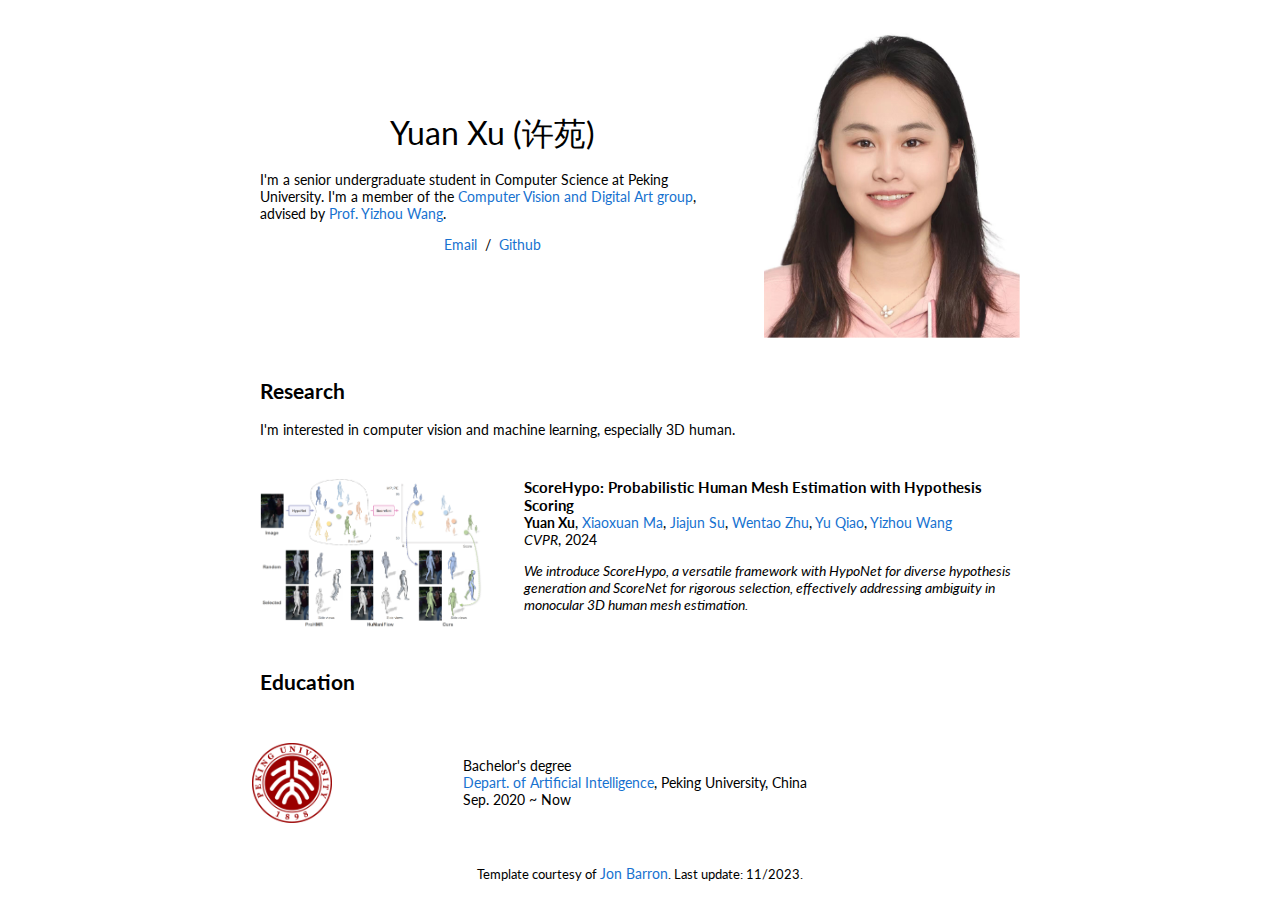
<file: index.html>
<!DOCTYPE HTML PUBLIC "-//W3C//DTD HTML 4.01 Transitional//EN">
<html lang="en"><head><meta name="generator" content="HTML Tidy for Linux/x86 (vers 11 February 2007), see www.w3.org">
  <link rel="stylesheet" type="text/css" href="stylesheet.css">
  <link rel="icon" type="image/png" href="seal_icon.png">
  <script type="text/javascript" src="js/hidebib.js"></script>
  <title>Yuan Xu</title>
  <meta name="Yuan Xu's Homepage"http-equiv="Content-Type" content="Yuan Xu's Homepage">

  <link href='https://fonts.googleapis.com/css?family=Lato:400,700,400italic,700italic' rel='stylesheet' type='text/css'>
  <script src='https://www.google.com/recaptcha/api.js'></script>
<script>
    (function(i,s,o,g,r,a,m){i['GoogleAnalyticsObject']=r;i[r]=i[r]//function(){
    (i[r].q=i[r].q//[]).push(arguments)},i[r].l=1*new Date();a=s.createElement(o),
    m=s.getElementsByTagName(o)[0];a.async=1;a.src=g;m.parentNode.insertBefore(a,m)
    })(window,document,'script','//www.google-analytics.com/analytics.js','ga');
    ga('create', 'UA-41102261-2', 'auto');
    ga('send', 'pageview');
</script>
</head>

<body>
  <table style="width:100%;max-width:800px;border:0px;border-spacing:0px;border-collapse:separate;margin-right:auto;margin-left:auto;"><tbody>
    <tr style="padding:0px">
      <td style="padding:0px">
        <table style="width:100%;border:0px;border-spacing:0px;border-collapse:separate;margin-right:auto;margin-left:auto;"><tbody>
          <tr style="padding:0px">
            <td style="padding:2.5%;width:63%;vertical-align:middle">
              <p style="text-align:center">
                <name>Yuan Xu (许苑)</name>
              </p>
              <p>I'm a senior undergraduate student in Computer Science at Peking University. I'm a member of the <a href="http://cfcs.pku.edu.cn/research/research_labs/238405.htm", target="_blank">Computer Vision and Digital Art group</a>, advised by <a href="https://cfcs.pku.edu.cn/english/people/faculty/yizhouwang/index.htm", target="_blank">Prof. Yizhou Wang</a>. 
              </p>
              <p style="text-align:center">
                <a href="xuyuan@stu.pku.edu.cn">Email</a> &nbsp/&nbsp
                <a href="https://github.com/xy02-05", target="_blank">Github</a>
              </p>
            </td>
            <td style="padding:2.5%;width:40%;max-width:40%">
              <a href="images/me/xy.png"><img style="width:100%;max-width:100%" alt="profile photo" src="images/me/xy.png" class="hoverZoomLink"></a>
            </td>
          </tr>
        </tbody></table>

        <!-- Research -->
        <table width="100%" align="center" border="0" cellspacing="0" cellpadding="20">
          <tr><td>
            <h2>Research</h2>
            <p align="justify">I'm interested in computer vision and machine learning, especially 3D human. </p>
          </td></tr>
        </table>
        <table style="width:100%;border:0px;border-spacing:0px;border-collapse:separate;margin-right:auto;margin-left:auto;" cellspacing="0" cellpadding="20">

          <tr>
            <td width="33%" valign="top"><a href="images/cvpr24.png"><img src="images/cvpr24.png" width="100%" style="border-style: none"></a>
            <td width="67%" valign="top">
              <p>
              <heading>ScoreHypo: Probabilistic Human Mesh Estimation with Hypothesis Scoring</heading></a>
              <br>
              <strong>Yuan Xu</strong>,
              <a href="https://shirleymaxx.github.io", target="_blank">Xiaoxuan Ma</a>,
              <a href="https://scholar.google.com/citations?user=DoUvUz4AAAAJ&hl=zh-CN", target="_blank">Jiajun Su</a>, 
              <a href="https://wentao.live/", target="_blank">Wentao Zhu</a>,
              <a href="http://www.pami.sjtu.edu.cn/yuqiao", target="_blank">Yu Qiao</a>, 
              <a href="https://cfcs.pku.edu.cn/english/people/faculty/yizhouwang/index.htm", target="_blank">Yizhou Wang</a>
              <br>
              <em>CVPR</em>, 2024
              <br></p>
              <div class="paper" id="Scoring">
                <!--
                <a href="javascript:toggleblock('MotionBERT_abs')">abstract</a> /
                <a href="https://openaccess.thecvf.com/content/ICCV2023/papers/Zhu_MotionBERT_A_Unified_Perspective_on_Learning_Human_Motion_Representations_ICCV_2023_paper.pdf", target="_blank">paper</a> /
                <a href="https://arxiv.org/abs/2210.06551.pdf", target="_blank">arixv</a> /
                <a href="https://github.com/Walter0807/MotionBERT/", target="_blank">code</a> /
                <a href="https://motionbert.github.io/", target="_blank">project page</a> /
                <a shape="rect" href="javascript:togglebib('MotionBERT')" class="togglebib">bibtex</a>
                -->
                <p align="justify"> <i id="Scoring_abs">Monocular 3D human mesh estimation is an ill-posed problem, characterized by inherent ambiguity and occlusion. While recent probabilistic methods propose generating multiple solutions, little attention is paid to obtaining high-quality estimates from them. To address this limitation, we introduce a versatile framework by first leveraging our novel \textbf{HypoNet} to generate multiple hypotheses, followed by employing a meticulously designed scorer, \textbf{ScoreNet}, to evaluate and select high-quality estimates. Our framework formulates the estimation process as a reverse denoising process, where HypoNet produces a diverse set of plausible estimates that effectively align with the image cues. Subsequently, ScoreNet is employed to rigorously evaluate and rank these estimates based on their quality and finally identify superior ones. Experimental results demonstrate that HypoNet outperforms existing state-of-the-art probabilistic methods as a multi-hypothesis mesh estimator. Moreover, the estimates selected by ScoreNet significantly outperform random generation or simple averaging. Notably, the trained ScoreNet exhibits generalizability, as it can effectively score existing methods and significantly reduce their errors by more than 16mm. Code and models will be publicly released. </p>
                <!--<pre xml:space="preserve">@InProceedings{Zhu_2023_ICCV,
    author    = {Zhu, Wentao and Ma, Xiaoxuan and Liu, Zhaoyang and Liu, Libin and Wu, Wayne and Wang, Yizhou},
    title     = {MotionBERT: A Unified Perspective on Learning Human Motion Representations},
    booktitle = {Proceedings of the IEEE/CVF International Conference on Computer Vision (ICCV)},
    month     = {October},
    year      = {2023},
    pages     = {15085-15099}
}</pre> -->
                <p>
                  We introduce ScoreHypo, a versatile framework with HypoNet for diverse hypothesis generation and ScoreNet for rigorous selection, effectively addressing ambiguity in monocular 3D human mesh estimation.
                </p>
              </div>
            </td>
          </tr>  
          

        </table>


        <!-- Education -->
        <table width="100%" align="center" border="0" cellspacing="0" cellpadding="20">
          <tr><td>
            <h2>Education</h2>
          </td></tr>
        </table>
        <table width="100%" align="center" border="0" cellpadding="20"><tbody>
          <tr>
            <td style="padding:10px;width:25%;vertical-align:middle">
              <img src="images/me/pku.png" alt="eth" width="80" height="80">
            </td>
            <td width="75%" valign="center">
              Bachelor's degree
              <br>
              <a href="https://eecs.pku.edu.cn/", target="_blank">Depart. of Artificial Intelligence</a>, Peking University, China
              <br>
              Sep. 2020 ~ Now
              <br>
            </td>
          </tr>
					
					
        <table style="width:100%;border:0px;border-spacing:0px;border-collapse:separate;margin-right:auto;margin-left:auto;"><tbody>
          <tr>
            <td style="padding:0px">
              <br>
              <p style="text-align:center;font-size:small;">
                Template courtesy of <a href="https://jonbarron.info/", target="_blank">Jon Barron</a>. Last update: 11/2023.
              </p>
            </td>
          </tr>
        </tbody></table>
      </td>
    </tr>
  </table>

<script xml:space="preserve" language="JavaScript">
hideallbibs();
</script>

<script xml:space="preserve" language="JavaScript">
hideblock('Scoring_abs');
</script>

</body>

</html>
</file>
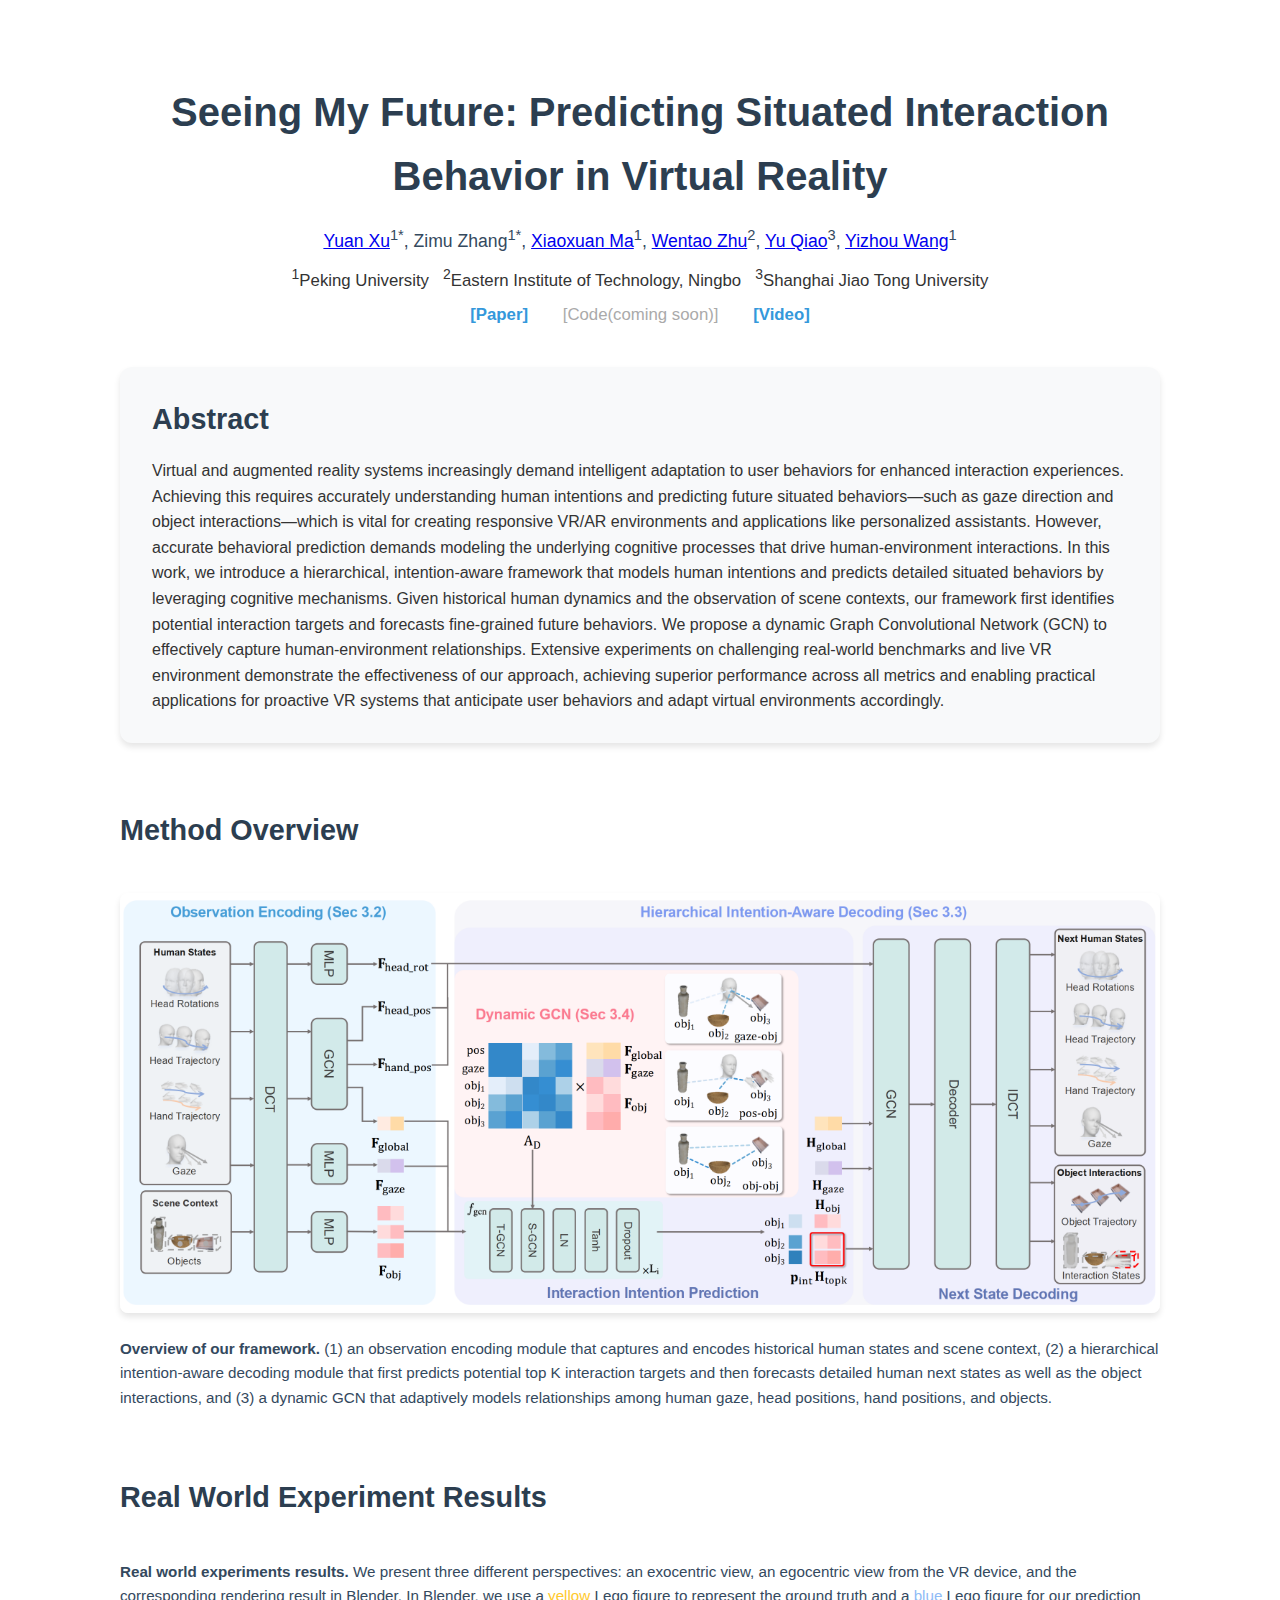
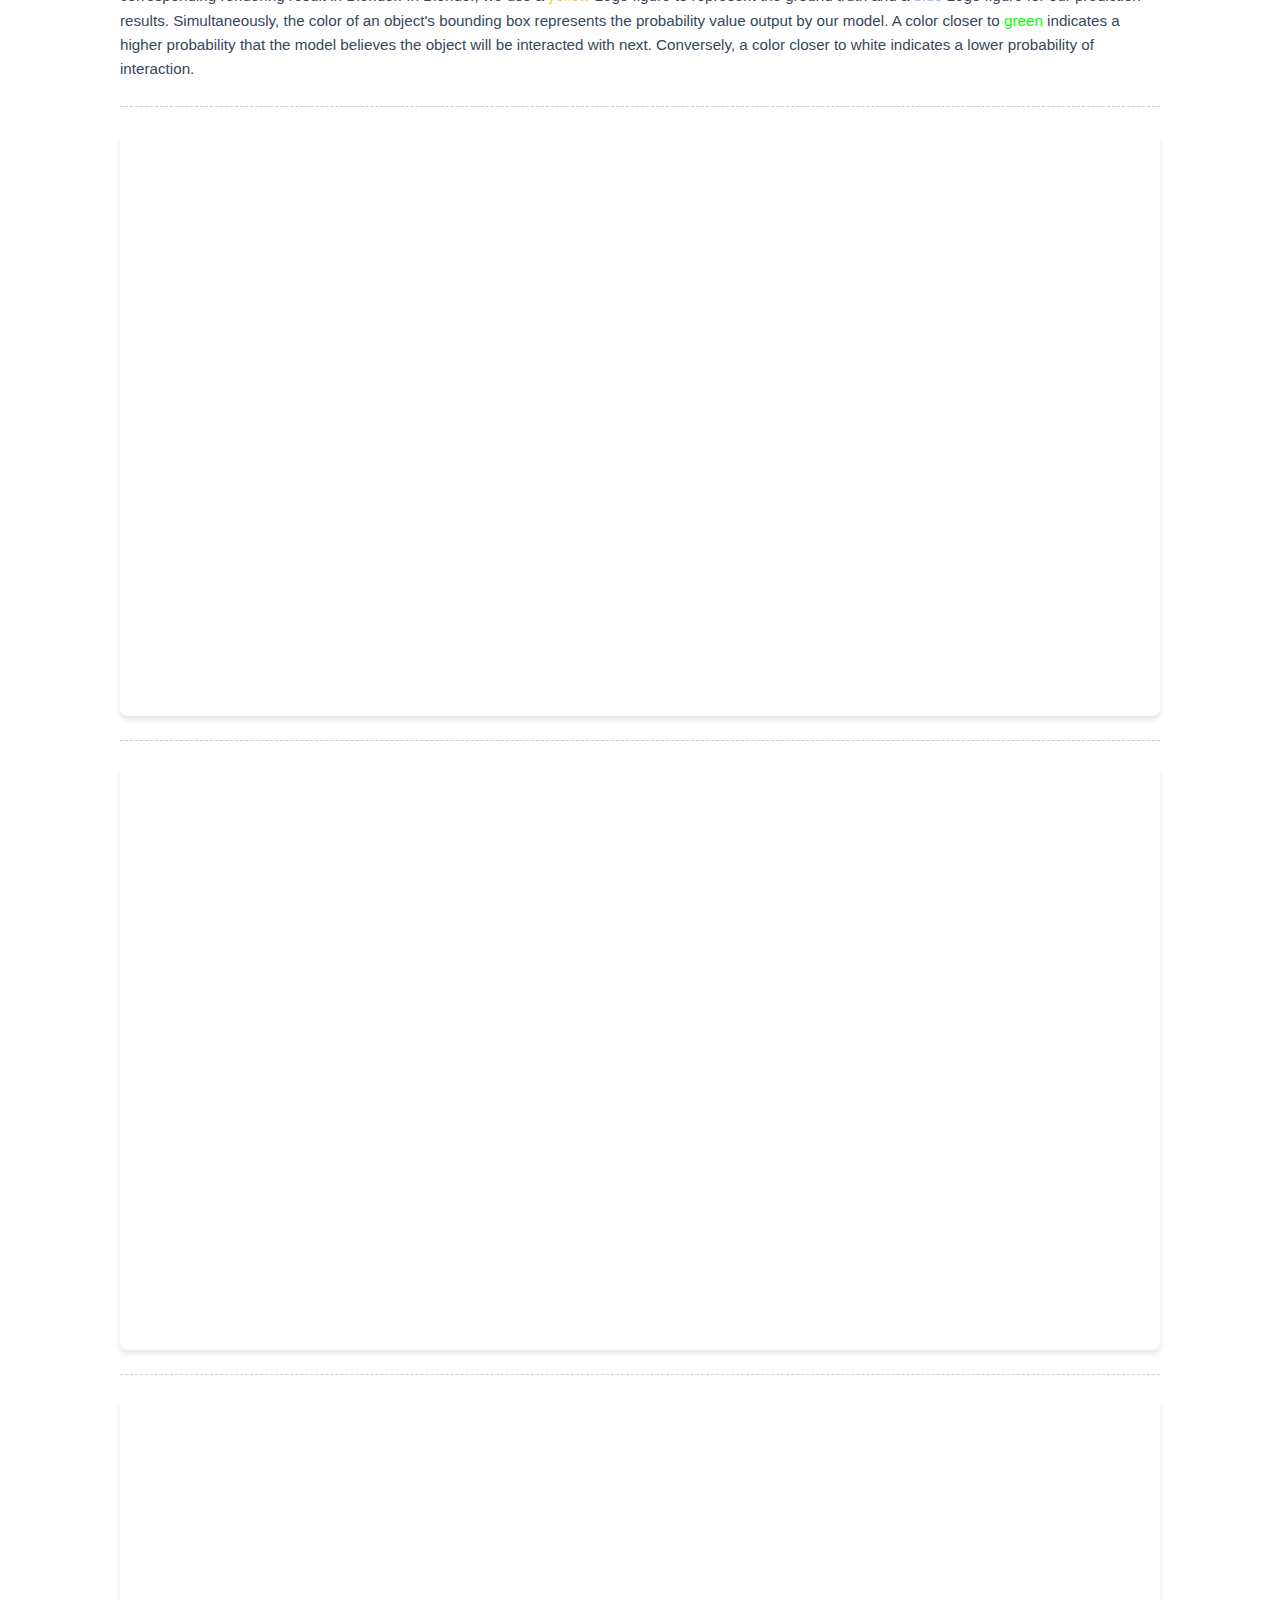
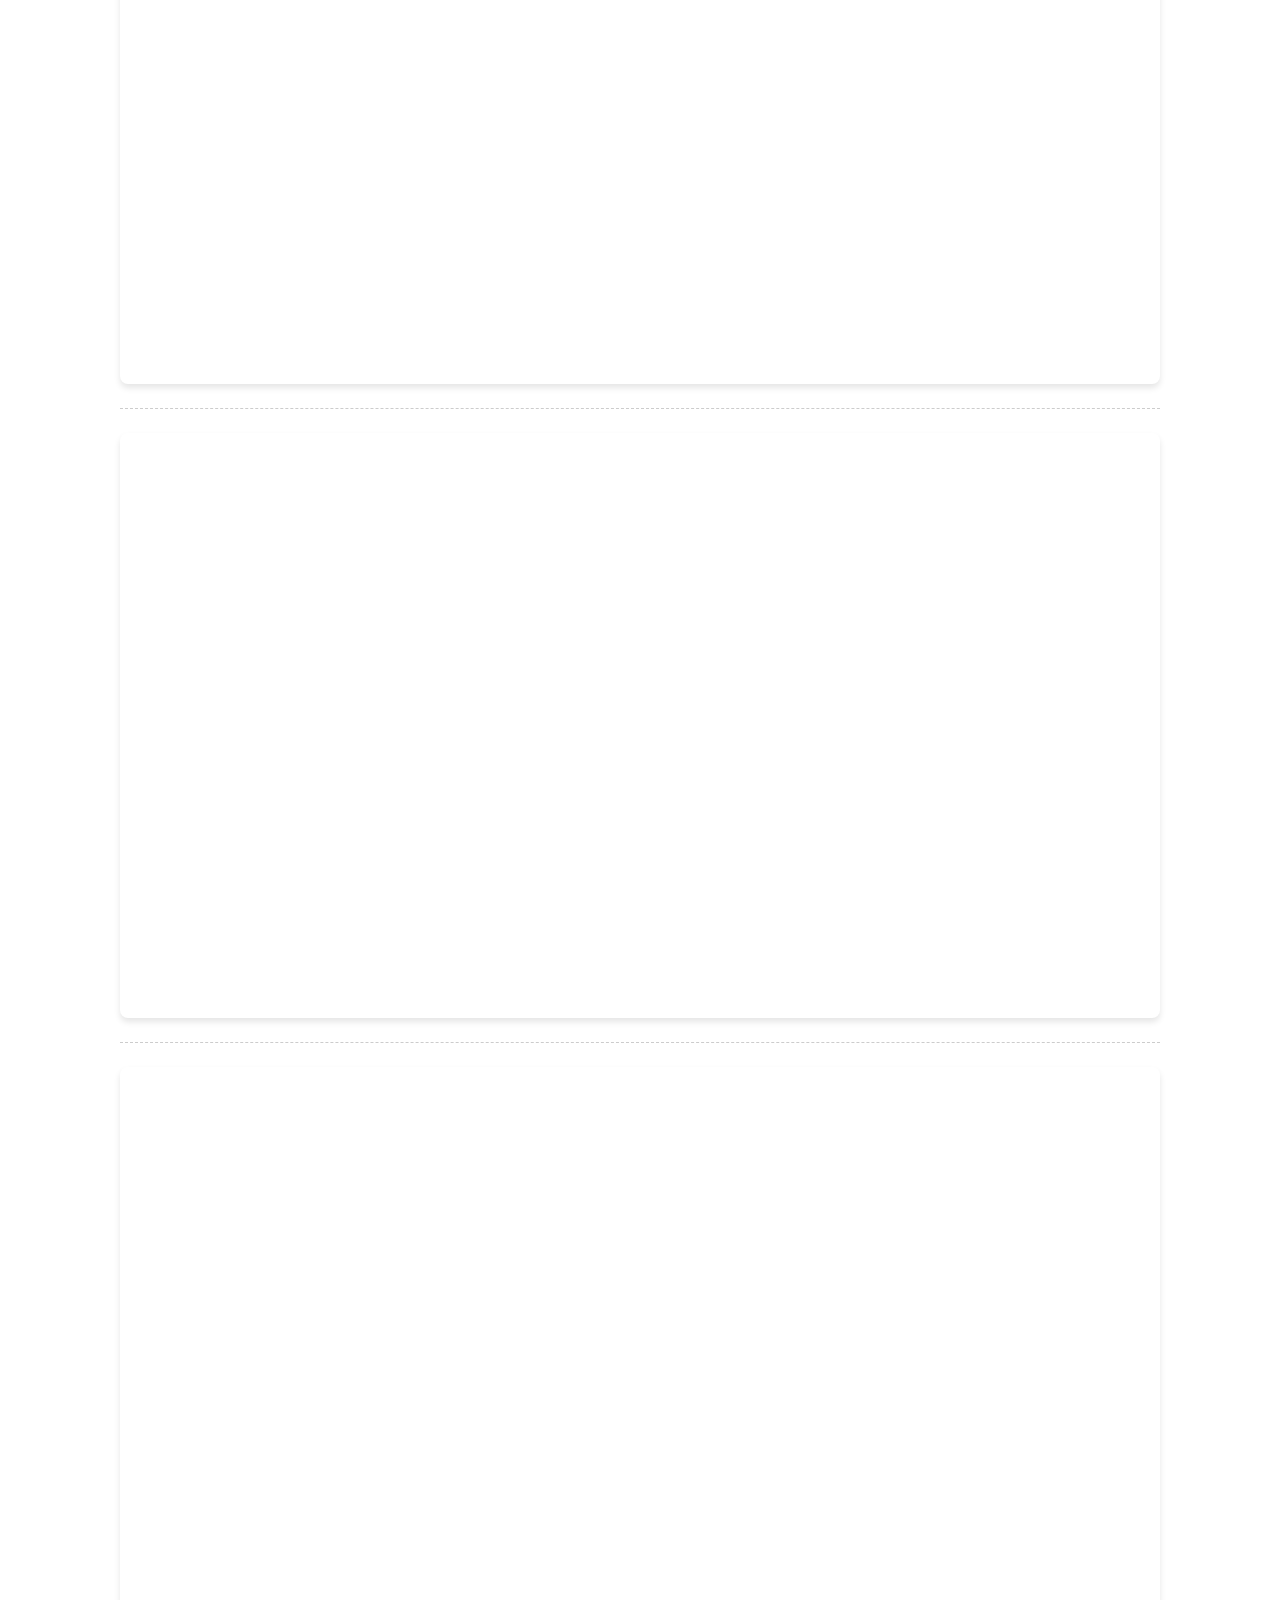
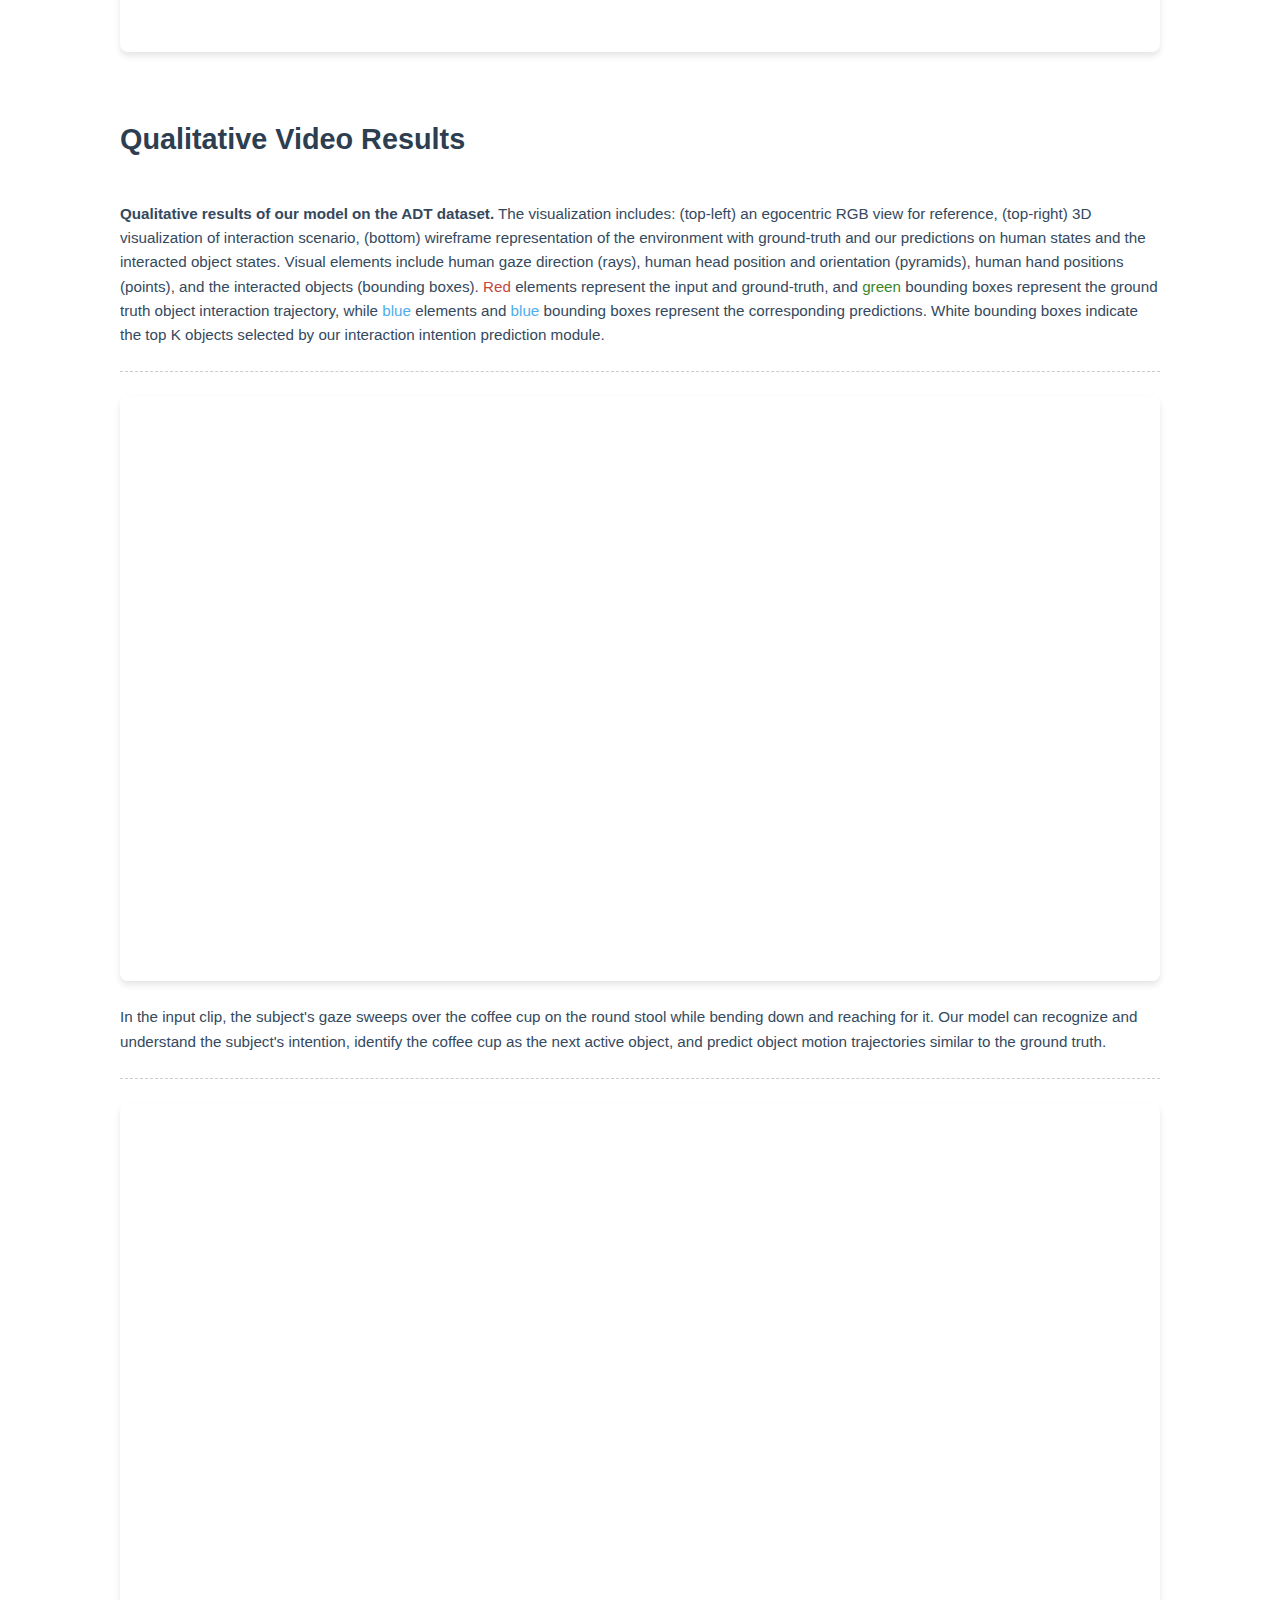
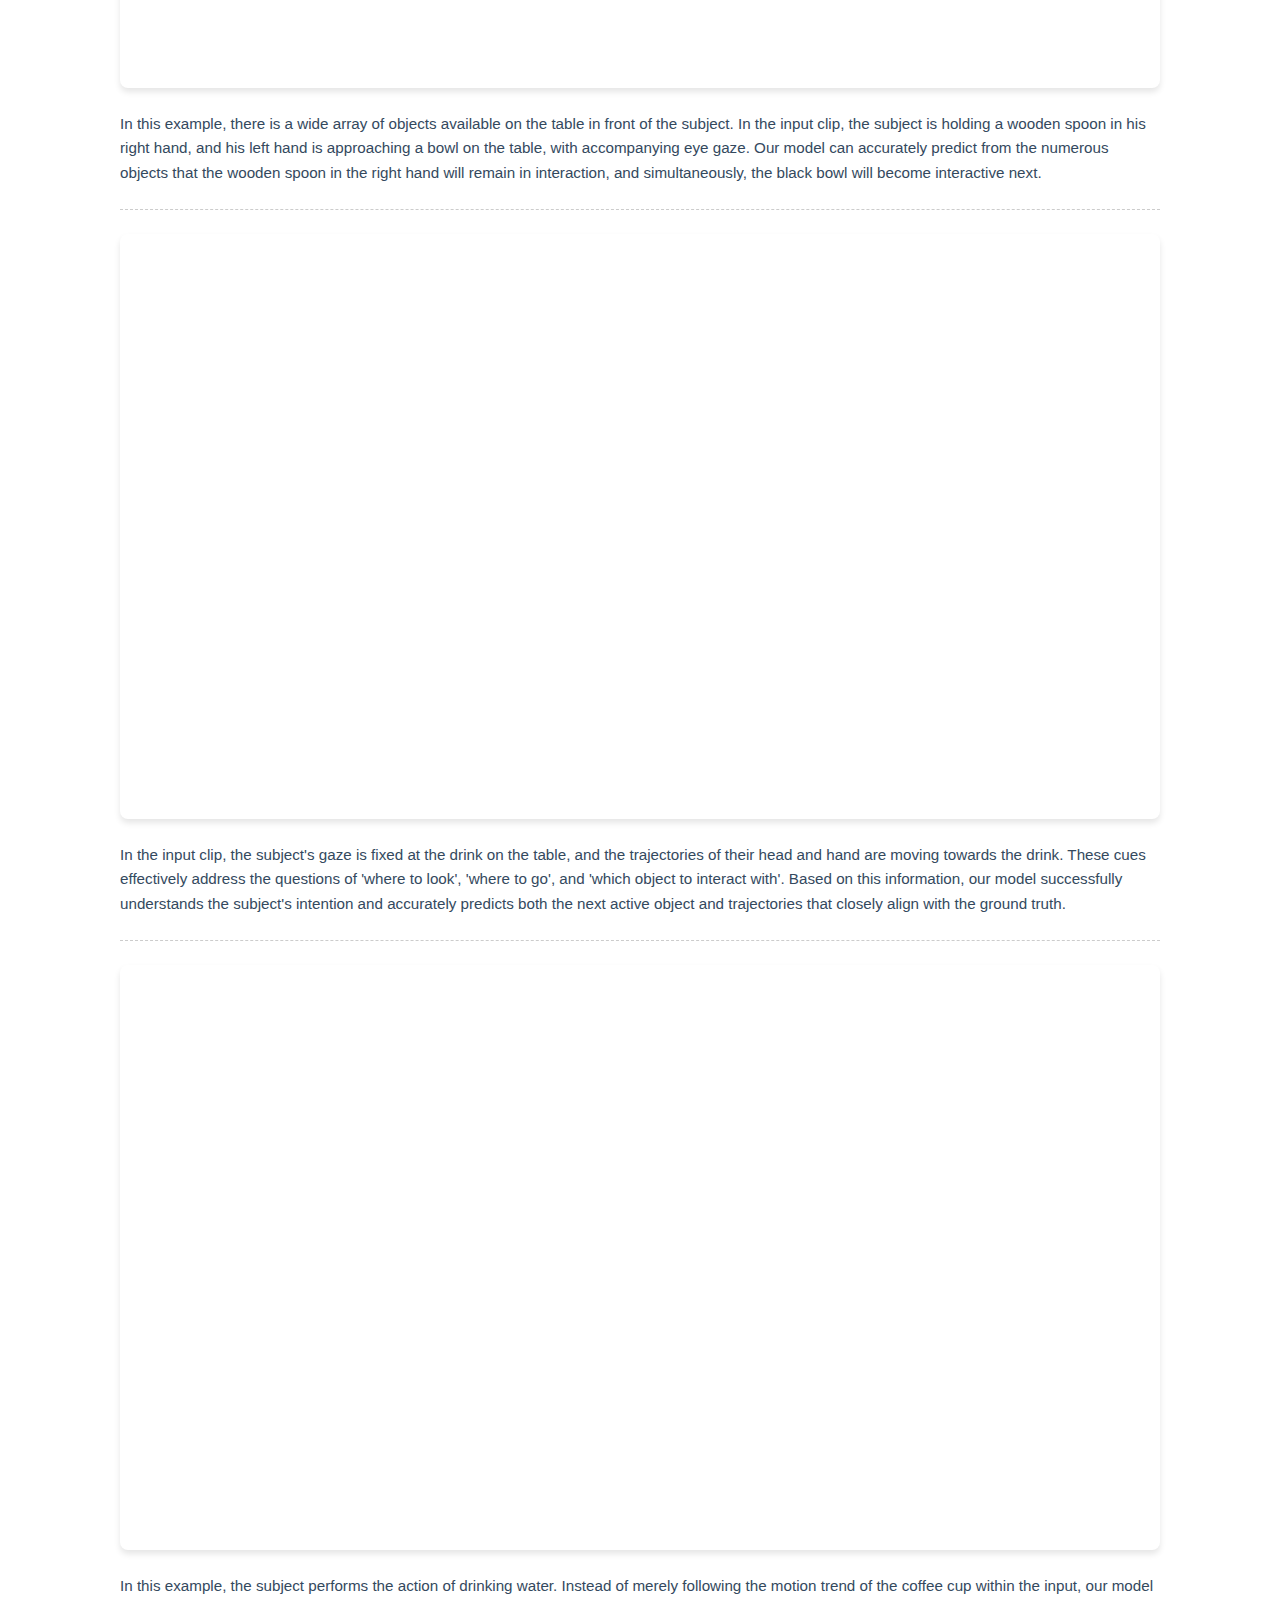
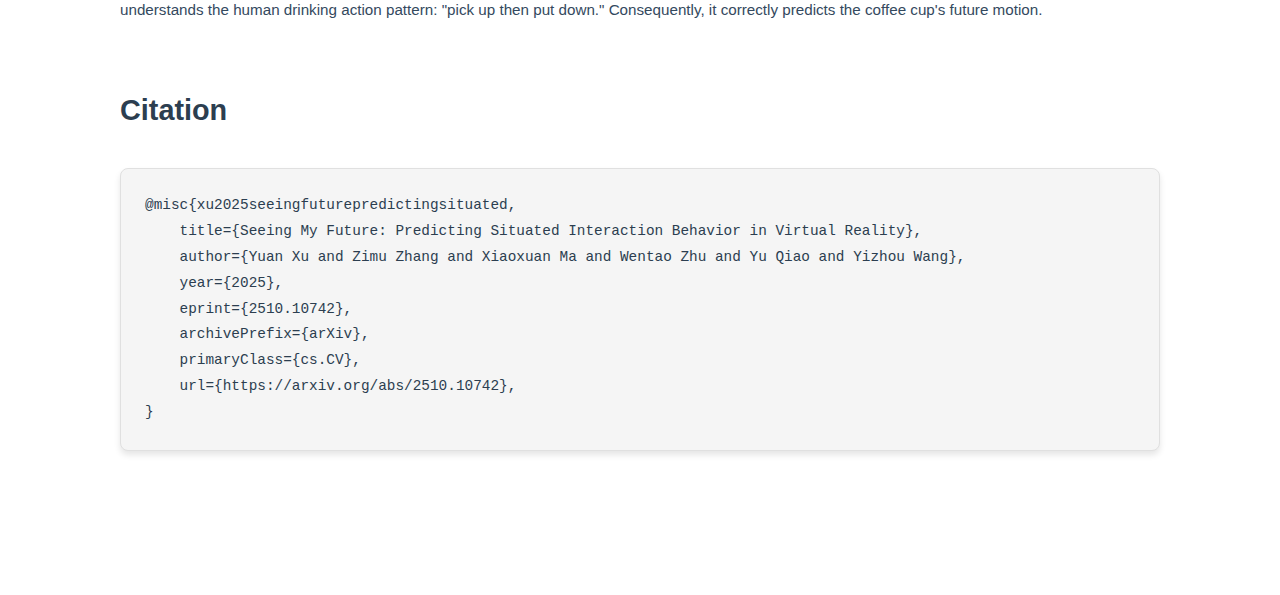
<file: Seeing_My_Future/index.html>
<!DOCTYPE html>
<html lang="en">
<head>
    <meta charset="UTF-8">
    <meta name="viewport" content="width=device-width, initial-scale=1.0">
    <title>Seeing My Future: Predicting Situated Interaction Behavior in Virtual Reality</title>
    <link rel="stylesheet" href="styles.css">
</head>
<body>
    <div class="container">
        <header>
            <h1>Seeing My Future: Predicting Situated Interaction Behavior in Virtual Reality</h1>
            <p class="paper-id" style="text-align: center; margin-bottom: 0; font-size: 1.1em;">
                <a href="https://xy02-05.github.io/" target="_blank">Yuan Xu</a><sup>1*</sup>, 
                Zimu Zhang<sup>1*</sup>, 
                <a href="https://shirleymaxx.github.io/" target="_blank">Xiaoxuan Ma</a><sup>1</sup>, 
                <a href="https://wentao.live/" target="_blank">Wentao Zhu</a><sup>2</sup>, 
                <a href="http://www.pami.sjtu.edu.cn/yuqiao" target="_blank">Yu Qiao</a><sup>3</sup>, 
                <a href="https://cfcs.pku.edu.cn/english/people/faculty/yizhouwang/index.htm" target="_blank">Yizhou Wang</a><sup>1</sup>
            </p>
            <p class="paper-affiliation" style="text-align: center; font-size: 1.05em; margin-top: 8px; margin-bottom: 0;">
                <sup>1</sup>Peking University &nbsp; 
                <sup>2</sup>Eastern Institute of Technology, Ningbo &nbsp;
                <sup>3</sup>Shanghai Jiao Tong University
            </p>
        </header>

        <div class="links-container" style="text-align: center; margin-top: -5px; margin-bottom: 38px;">
            <a href="https://arxiv.org/pdf/2510.10742" target="_blank" style="font-size: 1.05em; color: #3498db; margin: 0 15px; text-decoration: none; transition: color 0.3s ease;">
                <strong>[Paper]</strong>
            </a>
            <span style="font-size: 1.05em; color: #aaa; margin: 0 15px;">
                [Code(coming soon)]
            </span>
            <a href="https://youtu.be/F6nlxRoq1W8" target="_blank" style="font-size: 1.05em; color: #3498db; margin: 0 15px; text-decoration: none; transition: color 0.3s ease;">
                <strong>[Video]</strong>
            </a>
        </div>

        <section class="abstract">
            <h2>Abstract</h2>
            <p>Virtual and augmented reality systems increasingly demand intelligent adaptation to user behaviors for enhanced interaction experiences. Achieving this requires accurately understanding human intentions and predicting future situated behaviors—such as gaze direction and object interactions—which is vital for creating responsive VR/AR environments and applications like personalized assistants. However, accurate behavioral prediction demands modeling the underlying cognitive processes that drive human-environment interactions. In this work, we introduce a hierarchical, intention-aware framework that models human intentions and predicts detailed situated behaviors by leveraging cognitive mechanisms. Given historical human dynamics and the observation of scene contexts, our framework first identifies potential interaction targets and forecasts fine-grained future behaviors. We propose a dynamic Graph Convolutional Network (GCN) to effectively capture human-environment relationships. Extensive experiments on challenging real-world benchmarks and live VR environment demonstrate the effectiveness of our approach, achieving superior performance across all metrics and enabling practical applications for proactive VR systems that anticipate user behaviors and adapt virtual environments accordingly.</p>
        </section>

        <section class="pipeline">
            <h2>Method Overview</h2>
            <figure>
                <img src="images/pipeline.png" alt="Method Pipeline" class="pipeline-image">
                <figcaption class="text-left">
                    <strong>Overview of our framework.</strong> (1) an observation encoding module that captures and encodes historical human states and scene context, (2) a hierarchical intention-aware decoding module that first predicts potential top K interaction targets and then forecasts detailed human next states as well as the object interactions, and (3) a dynamic GCN that adaptively models relationships among human gaze, head positions, hand positions, and objects.
                </figcaption>
            </figure>
        </section>

        <section class="results">
            <h2>Real World Experiment Results</h2>
            <div class="video-grid">
                <p class="video-caption">
                    <strong>Real world experiments results.</strong> We present three different perspectives: an exocentric view, an egocentric view from the VR device, and the corresponding rendering result in Blender. In Blender, we use a <span style="color: #ffc92d">yellow</span> Lego figure to represent the ground truth and a <span style="color: #8fbbf6">blue</span> Lego figure for our prediction results. Simultaneously, the color of an object's bounding box represents the probability value output by our model. A color closer to <span style="color: #00ff00">green</span> indicates a higher probability that the model believes the object will be interacted with next. Conversely, a color closer to white indicates a lower probability of interaction.
                </p>
                <hr>
                <video autoplay loop muted playsinline>
                    <source src="videos/realworldvideos1.mp4" type="video/mp4">
                </video>
                <hr>
                <video autoplay loop muted playsinline>
                    <source src="videos/realworldvideos2.mp4" type="video/mp4">
                </video>
                <hr>
                <video autoplay loop muted playsinline>
                    <source src="videos/realworldvideos3.mp4" type="video/mp4">
                </video>
                <hr>
                <video autoplay loop muted playsinline>
                    <source src="videos/realworldvideos4.mp4" type="video/mp4">
                </video>
                <hr>
                <video autoplay loop muted playsinline>
                    <source src="videos/realworldvideos5.mp4" type="video/mp4">
                </video>
            </div>
        </section>

        <section class="results">
            <h2>Qualitative Video Results</h2>
            <div class="video-grid">
                <p class="video-caption">
                    <strong>Qualitative results of our model on the ADT dataset.</strong> The visualization includes: (top-left) an egocentric RGB view for reference, (top-right) 3D visualization of interaction scenario, (bottom) wireframe representation of the environment with ground-truth and our predictions on human states and the interacted object states. Visual elements include human gaze direction (rays), human head position and orientation (pyramids), human hand positions (points), and the interacted objects (bounding boxes). <span style="color: #c04842">Red</span> elements represent the input and ground-truth, and <span style="color: #3b852b">green</span> bounding boxes represent the ground truth object interaction trajectory, while <span style="color: #4fadea">blue</span> elements and <span style="color: #4fadea">blue</span> bounding boxes represent the corresponding predictions. White bounding boxes indicate the top K objects selected by our interaction intention prediction module.
                </p>
                <hr>
                <video autoplay loop muted playsinline>
                    <source src="videos/video1.mp4" type="video/mp4">
                </video>
                <p class="video-caption">
                    In the input clip, the subject's gaze sweeps over the coffee cup on the round stool while bending down and reaching for it. Our model can recognize and understand the subject's intention, identify the coffee cup as the next active object, and predict object motion trajectories similar to the ground truth.
                </p>
                <hr>
                <video autoplay loop muted playsinline>
                    <source src="videos/video2.mp4" type="video/mp4">
                </video>
                <p class="video-caption">
                    In this example, there is a wide array of objects available on the table in front of the subject.  In the input clip, the subject is holding a wooden spoon in his right hand, and his left hand is approaching a bowl on the table, with accompanying eye gaze. Our model can accurately predict from the numerous objects that the wooden spoon in the right hand will remain in interaction, and simultaneously, the black bowl will become interactive next.
                </p>
                <hr>
                <video autoplay loop muted playsinline>
                    <source src="videos/video3.mp4" type="video/mp4">
                </video>
                <p class="video-caption">
                    In the input clip, the subject's gaze is fixed at the drink on the table, and the trajectories of their head and hand are moving towards the drink. These cues effectively address the questions of 'where to look', 'where to go', and 'which object to interact with'. Based on this information, our model successfully understands the subject's intention and accurately predicts both the next active object and trajectories that closely align with the ground truth.
                </p>
                <hr>
                <video autoplay loop muted playsinline>
                    <source src="videos/video4.mp4" type="video/mp4">
                </video>
                <p class="video-caption">
                    In this example, the subject performs the action of drinking water.  Instead of merely following the motion trend of the coffee cup within the input, our model understands the human drinking action pattern: "pick up then put down." Consequently, it correctly predicts the coffee cup's future motion.
                </p>
            </div>
        </section>

        <section class="citation">
            <h2>Citation</h2>
            <div class="citation-container">
                <pre id="bibtex">@misc{xu2025seeingfuturepredictingsituated,
    title={Seeing My Future: Predicting Situated Interaction Behavior in Virtual Reality}, 
    author={Yuan Xu and Zimu Zhang and Xiaoxuan Ma and Wentao Zhu and Yu Qiao and Yizhou Wang},
    year={2025},
    eprint={2510.10742},
    archivePrefix={arXiv},
    primaryClass={cs.CV},
    url={https://arxiv.org/abs/2510.10742}, 
}</pre>
            </div>
        </section>
    </div>
</body>
</html>
</file>
<file: stylesheet.css>
/* latin-ext */
@font-face {
  font-family: 'Lato';
  font-style: italic;
  font-weight: 400;
  src: local('Lato Italic'), local('Lato-Italic'), url(https://fonts.gstatic.com/s/lato/v15/S6u8w4BMUTPHjxsAUi-qNiXg7eU0.woff2) format('woff2');
  unicode-range: U+0100-024F, U+0259, U+1E00-1EFF, U+2020, U+20A0-20AB, U+20AD-20CF, U+2113, U+2C60-2C7F, U+A720-A7FF;
}
/* latin */
@font-face {
  font-family: 'Lato';
  font-style: italic;
  font-weight: 400;
  src: local('Lato Italic'), local('Lato-Italic'), url(https://fonts.gstatic.com/s/lato/v15/S6u8w4BMUTPHjxsAXC-qNiXg7Q.woff2) format('woff2');
  unicode-range: U+0000-00FF, U+0131, U+0152-0153, U+02BB-02BC, U+02C6, U+02DA, U+02DC, U+2000-206F, U+2074, U+20AC, U+2122, U+2191, U+2193, U+2212, U+2215, U+FEFF, U+FFFD;
}
/* latin-ext */
@font-face {
  font-family: 'Lato';
  font-style: italic;
  font-weight: 700;
  src: local('Lato Bold Italic'), local('Lato-BoldItalic'), url(https://fonts.gstatic.com/s/lato/v15/S6u_w4BMUTPHjxsI5wq_FQftx9897sxZ.woff2) format('woff2');
  unicode-range: U+0100-024F, U+0259, U+1E00-1EFF, U+2020, U+20A0-20AB, U+20AD-20CF, U+2113, U+2C60-2C7F, U+A720-A7FF;
}
/* latin */
@font-face {
  font-family: 'Lato';
  font-style: italic;
  font-weight: 700;
  src: local('Lato Bold Italic'), local('Lato-BoldItalic'), url(https://fonts.gstatic.com/s/lato/v15/S6u_w4BMUTPHjxsI5wq_Gwftx9897g.woff2) format('woff2');
  unicode-range: U+0000-00FF, U+0131, U+0152-0153, U+02BB-02BC, U+02C6, U+02DA, U+02DC, U+2000-206F, U+2074, U+20AC, U+2122, U+2191, U+2193, U+2212, U+2215, U+FEFF, U+FFFD;
}
/* latin-ext */
@font-face {
  font-family: 'Lato';
  font-style: normal;
  font-weight: 400;
  src: local('Lato Regular'), local('Lato-Regular'), url(https://fonts.gstatic.com/s/lato/v15/S6uyw4BMUTPHjxAwXiWtFCfQ7A.woff2) format('woff2');
  unicode-range: U+0100-024F, U+0259, U+1E00-1EFF, U+2020, U+20A0-20AB, U+20AD-20CF, U+2113, U+2C60-2C7F, U+A720-A7FF;
}
/* latin */
@font-face {
  font-family: 'Lato';
  font-style: normal;
  font-weight: 400;
  src: local('Lato Regular'), local('Lato-Regular'), url(https://fonts.gstatic.com/s/lato/v15/S6uyw4BMUTPHjx4wXiWtFCc.woff2) format('woff2');
  unicode-range: U+0000-00FF, U+0131, U+0152-0153, U+02BB-02BC, U+02C6, U+02DA, U+02DC, U+2000-206F, U+2074, U+20AC, U+2122, U+2191, U+2193, U+2212, U+2215, U+FEFF, U+FFFD;
}
/* latin-ext */
@font-face {
  font-family: 'Lato';
  font-style: normal;
  font-weight: 700;
  src: local('Lato Bold'), local('Lato-Bold'), url(https://fonts.gstatic.com/s/lato/v15/S6u9w4BMUTPHh6UVSwaPGQ3q5d0N7w.woff2) format('woff2');
  unicode-range: U+0100-024F, U+0259, U+1E00-1EFF, U+2020, U+20A0-20AB, U+20AD-20CF, U+2113, U+2C60-2C7F, U+A720-A7FF;
}
/* latin */
@font-face {
  font-family: 'Lato';
  font-style: normal;
  font-weight: 700;
  src: local('Lato Bold'), local('Lato-Bold'), url(https://fonts.gstatic.com/s/lato/v15/S6u9w4BMUTPHh6UVSwiPGQ3q5d0.woff2) format('woff2');
  unicode-range: U+0000-00FF, U+0131, U+0152-0153, U+02BB-02BC, U+02C6, U+02DA, U+02DC, U+2000-206F, U+2074, U+20AC, U+2122, U+2191, U+2193, U+2212, U+2215, U+FEFF, U+FFFD;
}

a {
  color: #1772d0;
  text-decoration: none;
}

a:focus,
a:hover {
  color: #f09228;
  text-decoration: none;
}

body,
td,
th,
tr,
p,
a {
  font-family: 'Lato', Verdana, Helvetica, sans-serif;
  font-size: 14px
}

strong {
  font-family: 'Lato', Verdana, Helvetica, sans-serif;
  font-size: 14px
}

strongred {
  font-family: 'Lato', Verdana, Helvetica, sans-serif;
  color: 'red';
  font-size: 14px
}

pre {
  font-size: 6px;
  white-space:pre-wrap;
  white-space:-moz-pre-wrap;
  white-space:-pre-wrap;
  white-space:-o-pre-wrap;
  word-wrap:break-word;
}

heading {
  font-family: 'Lato', Verdana, Helvetica, sans-serif;
  font-size: 15px;
  font-weight: 700
}

name {
  font-family: 'Lato', Verdana, Helvetica, sans-serif;
  font-size: 32px;
}

.one {
  width: 160px;
  height: 160px;
  position: relative;
}

.two {
  width: 160px;
  height: 160px;
  position: absolute;
  transition: opacity .2s ease-in-out;
  -moz-transition: opacity .2s ease-in-out;
  -webkit-transition: opacity .2s ease-in-out;
}

.fade {
  transition: opacity .2s ease-in-out;
  -moz-transition: opacity .2s ease-in-out;
  -webkit-transition: opacity .2s ease-in-out;
}

span.highlight {
  background-color: #ffffd0;
}
</file>
<file: Seeing_My_Future/styles.css>
:root {
    --primary-color: #2c3e50;
    --secondary-color: #34495e;
    --text-color: #333;
    --background-color: #ffffff;
    --accent-color: #3498db;
    --shadow: 0 4px 6px rgba(0,0,0,0.1);
    --transition: all 0.3s ease;
    --gray-bg: #f8f9fa;
}

* {
    margin: 0;
    padding: 0;
    box-sizing: border-box;
}

body {
    font-family: 'Arial', sans-serif;
    line-height: 1.6;
    color: var(--text-color);
    background-color: var(--background-color);
}

.container {
    max-width: 1200px;
    margin: 0 auto;
    padding: 2rem;
}

header {
    text-align: center;
    margin-bottom: 0.8rem;
}

h1 {
    font-size: 2.5rem;
    color: var(--primary-color);
    margin-bottom: 1rem;
}

.paper-id {
    color: var(--secondary-color);
}

section {
    margin-bottom: 4rem;
}

h2 {
    color: var(--primary-color);
    margin-bottom: 1.2rem;
    font-size: 1.8rem;
}

.abstract {
    background: var(--gray-bg);
    padding: 1.5rem 1.8rem;
    border-radius: 12px;
    box-shadow: var(--shadow);
    transition: var(--transition);
    width: 100%;
}

/* .abstract:hover {
    transform: translateY(-2px);
    box-shadow: 0 6px 12px rgba(0,0,0,0.1);
} */

.pipeline {
    width: 100%;
    padding: 0;
    background: transparent;
    box-shadow: none;
    text-align: left;
}

.pipeline h2, .results h2, .abstract h2 {
    margin-left: 0rem;
    margin-bottom: 1rem;
    font-size: 1.8rem;
}

.abstract h2 {
    margin-left: 0;
}

figure {
    margin: 0;
    width: 100%;
}

.pipeline-image {
    display: block;
    margin: 1.5rem auto;
    width: auto;
    max-width: 100%;
    height: auto;
    border-radius: 8px;
    transition: var(--transition);
    box-shadow: var(--shadow);
}

.video-caption, figcaption {
    margin-top: 1.5rem;
    color: var(--secondary-color);
    font-size: 0.95rem;
    line-height: 1.6;
    width: 100%;
    text-align: left;
    padding: 0;
}

.results {
    width: 100%;
    padding: 0;
    background: transparent;
    box-shadow: none;
}

.video-grid {
    display: grid;
    grid-template-columns: 1fr;
    gap: 1.5rem;
    margin-top: 1.5rem;
    width: 100%;
}

video {
    width: 100%;
    height: auto;
    aspect-ratio: 16/9;
    object-fit: cover;
    border-radius: 8px;
    box-shadow: var(--shadow);
    transition: var(--transition);
}

/* video:hover {
    transform: scale(1.05);
    box-shadow: 0 6px 12px rgba(0,0,0,0.1);
} */

h1, h2 {
    position: relative;
    display: inline-block;
}

h1::after, h2::after {
    content: '';
    position: absolute;
    bottom: -5px;
    left: 0;
    width: 100%;
    height: 2px;
    background: var(--accent-color);
    transform: scaleX(0);
    transition: var(--transition);
}

h1:hover::after, h2:hover::after {
    transform: scaleX(1);
}

@media (min-width: 1024px) {
    .container {
        padding: 5rem;
    }

    .abstract {
        padding: 1.8rem 2rem;
    }
}

.video-caption {
    margin-top: 0;
    margin-bottom: 0rem;
    color: var(--secondary-color);
    font-size: 0.95rem;
    line-height: 1.6;
    width: 100%;
    text-align: left;
    padding: 0;
}

.blue {
    color: #ABD6DE;
    font-weight: bold;
}

.red {
    color: #FD3744;
    font-weight: bold;
}

.green {
    color: #A2F47A;
    font-weight: bold;
}

hr {
    border: none;
    border-top: 1px dashed #ccc; /* 使用虚线上边框，颜色稍深一些以便看到虚线效果 */
}

.citation {
    width: 100%;
    padding: 0;
    background: transparent;
    box-shadow: none;
}

.citation-container {
    width: 100%;
    margin-top: 1rem;
}

#bibtex {
    width: 100%;
    padding: 1.5rem;
    margin: 0;
    font-family: 'Consolas', 'Monaco', 'Courier New', monospace;
    font-size: 0.9rem;
    line-height: 1.8;
    background-color: #f5f5f5;
    border: 1px solid #e0e0e0;
    border-radius: 8px;
    color: #2c3e50;
    box-shadow: var(--shadow);
    overflow-x: auto;
    white-space: pre;
    tab-size: 4;
}
</file>
